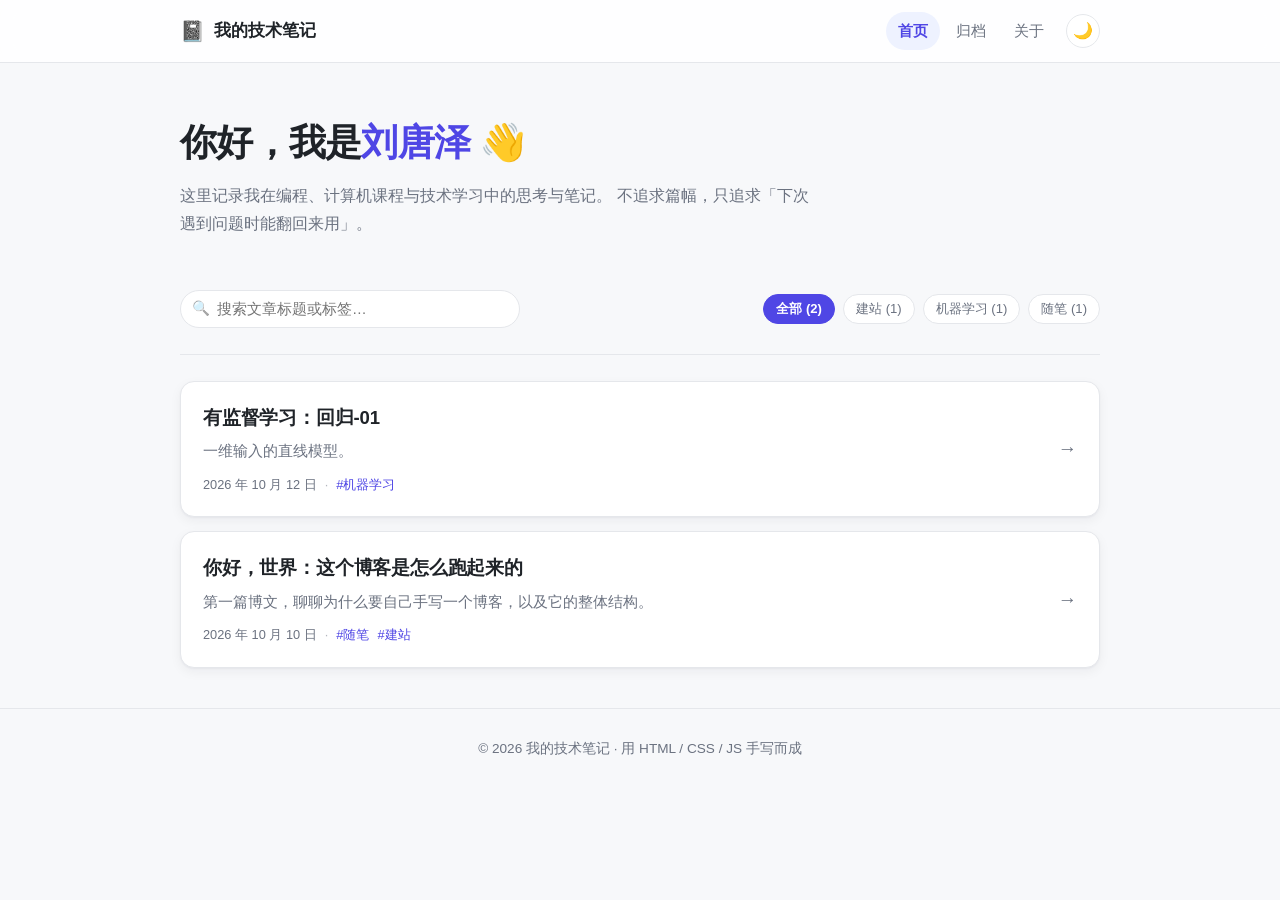
<file: index.html>
<!DOCTYPE html>
<html lang="zh-CN">
<head>
  <meta charset="UTF-8" />
  <meta name="viewport" content="width=device-width, initial-scale=1.0" />
  <title>我的技术笔记</title>
  <meta name="description" content="记录编程、课程与技术学习的技术笔记博客" />
  <link rel="stylesheet" href="css/style.css" />
  <link rel="icon" href="data:image/svg+xml,<svg xmlns='http://www.w3.org/2000/svg' viewBox='0 0 100 100'><text y='.9em' font-size='90'>📓</text></svg>" />
</head>
<body>
  <header class="site-header">
    <div class="container header-inner">
      <a class="brand" href="index.html">
        <span class="brand-mark">📓</span>
        <span class="brand-name">我的技术笔记</span>
      </a>
      <nav class="site-nav">
        <a href="index.html" class="is-active">首页</a>
        <a href="archive.html">归档</a>
        <a href="about.html">关于</a>
        <button id="theme-toggle" class="theme-toggle" type="button" aria-label="切换主题">🌙</button>
      </nav>
    </div>
  </header>

  <main class="container">
    <section class="hero">
      <h1>你好，我是<span class="accent">刘唐泽</span> 👋</h1>
      <p class="hero-sub">
        这里记录我在编程、计算机课程与技术学习中的思考与笔记。
        不追求篇幅，只追求「下次遇到问题时能翻回来用」。
      </p>
    </section>

    <section class="toolbar">
      <div class="search-box">
        <span class="search-icon">🔍</span>
        <input id="search-input" type="search" placeholder="搜索文章标题或标签…" aria-label="搜索文章" />
      </div>
      <div id="tag-filter" class="tag-filter"></div>
    </section>

    <section id="post-list" class="post-list">
      <p class="loading">正在加载文章…</p>
    </section>
  </main>

  <footer class="site-footer">
    <div class="container">
      <p>© <span id="year"></span> 我的技术笔记 · 用 HTML / CSS / JS 手写而成</p>
    </div>
  </footer>

  <script src="js/theme.js"></script>
  <script src="js/main.js"></script>
</body>
</html>
</file>
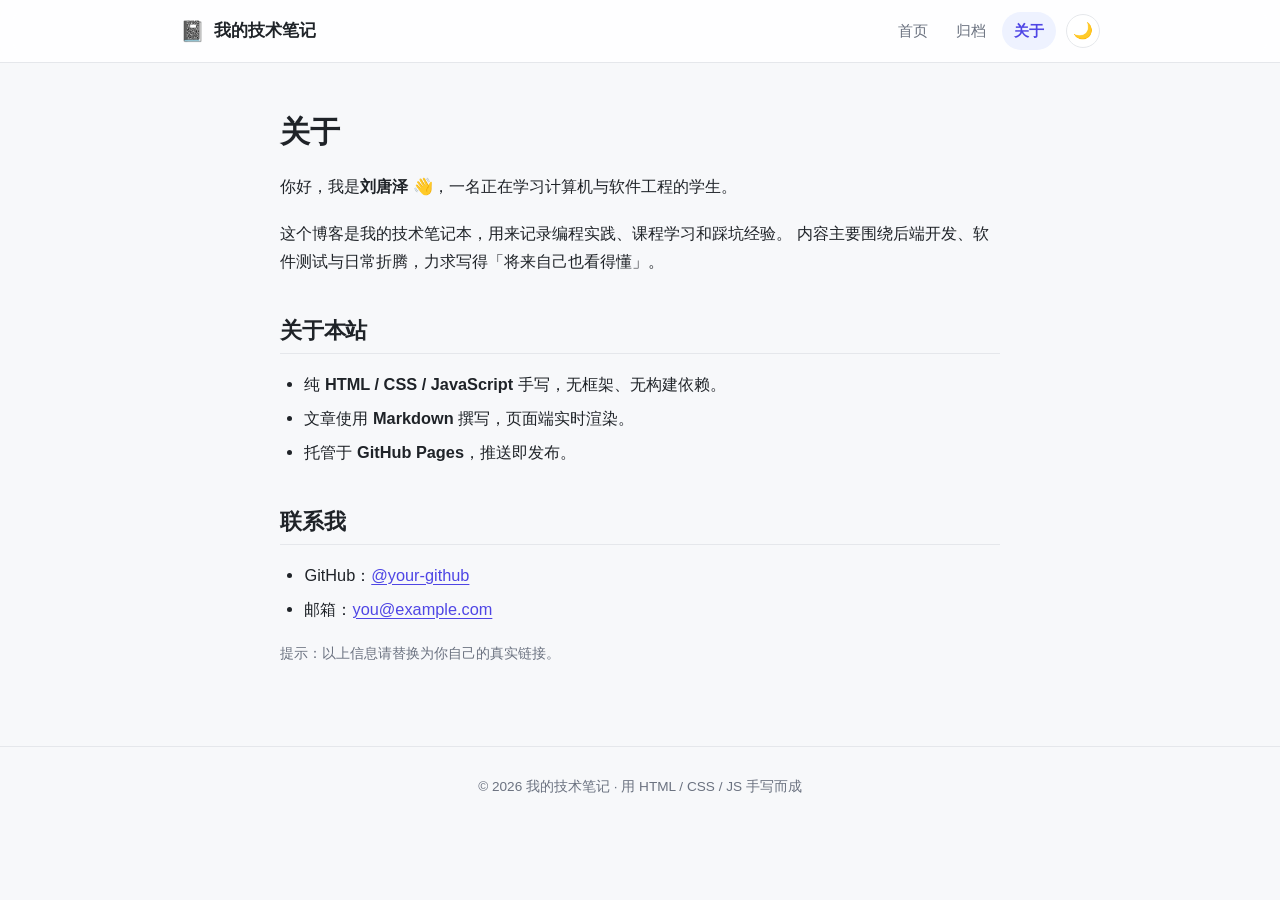
<file: about.html>
<!DOCTYPE html>
<html lang="zh-CN">
<head>
  <meta charset="UTF-8" />
  <meta name="viewport" content="width=device-width, initial-scale=1.0" />
  <title>关于 · 我的技术笔记</title>
  <link rel="stylesheet" href="css/style.css" />
  <link rel="icon" href="data:image/svg+xml,<svg xmlns='http://www.w3.org/2000/svg' viewBox='0 0 100 100'><text y='.9em' font-size='90'>📓</text></svg>" />
</head>
<body>
  <header class="site-header">
    <div class="container header-inner">
      <a class="brand" href="index.html">
        <span class="brand-mark">📓</span>
        <span class="brand-name">我的技术笔记</span>
      </a>
      <nav class="site-nav">
        <a href="index.html">首页</a>
        <a href="archive.html">归档</a>
        <a href="about.html" class="is-active">关于</a>
        <button id="theme-toggle" class="theme-toggle" type="button" aria-label="切换主题">🌙</button>
      </nav>
    </div>
  </header>

  <main class="container narrow">
    <div class="page markdown-body">
      <h1>关于</h1>
      <p>你好，我是<strong>刘唐泽</strong> 👋，一名正在学习计算机与软件工程的学生。</p>
      <p>这个博客是我的技术笔记本，用来记录编程实践、课程学习和踩坑经验。
        内容主要围绕后端开发、软件测试与日常折腾，力求写得「将来自己也看得懂」。</p>
      <h2>关于本站</h2>
      <ul>
        <li>纯 <strong>HTML / CSS / JavaScript</strong> 手写，无框架、无构建依赖。</li>
        <li>文章使用 <strong>Markdown</strong> 撰写，页面端实时渲染。</li>
        <li>托管于 <strong>GitHub Pages</strong>，推送即发布。</li>
      </ul>
      <h2>联系我</h2>
      <ul>
        <li>GitHub：<a href="https://github.com/" target="_blank" rel="noopener">@your-github</a></li>
        <li>邮箱：<a href="mailto:you@example.com">you@example.com</a></li>
      </ul>
      <p class="muted" style="color:var(--text-muted);font-size:.9rem">
        提示：以上信息请替换为你自己的真实链接。
      </p>
    </div>
  </main>

  <footer class="site-footer">
    <div class="container">
      <p>© <span id="year"></span> 我的技术笔记 · 用 HTML / CSS / JS 手写而成</p>
    </div>
  </footer>

  <script src="js/theme.js"></script>
</body>
</html>
</file>
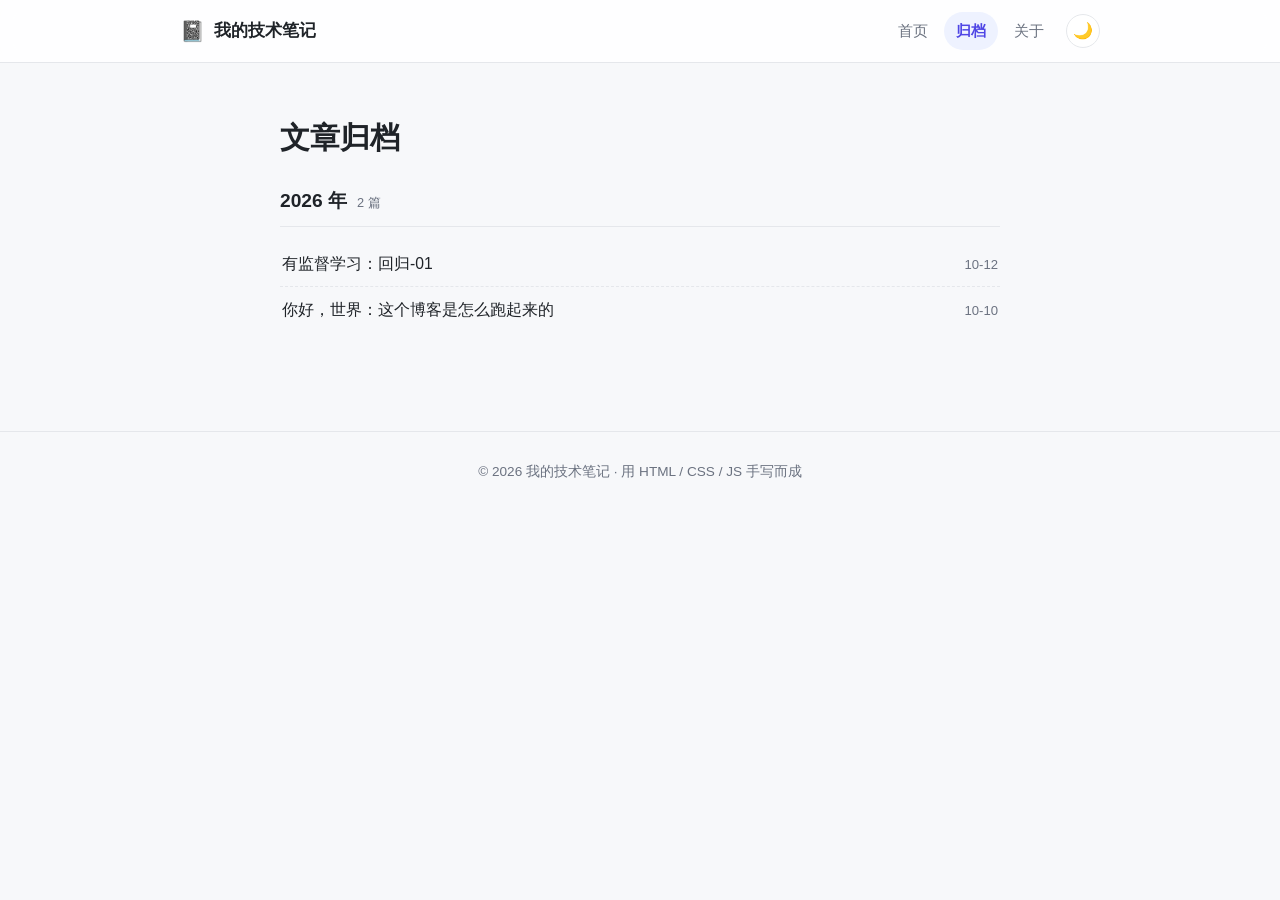
<file: archive.html>
<!DOCTYPE html>
<html lang="zh-CN">
<head>
  <meta charset="UTF-8" />
  <meta name="viewport" content="width=device-width, initial-scale=1.0" />
  <title>归档 · 我的技术笔记</title>
  <link rel="stylesheet" href="css/style.css" />
  <link rel="icon" href="data:image/svg+xml,<svg xmlns='http://www.w3.org/2000/svg' viewBox='0 0 100 100'><text y='.9em' font-size='90'>📓</text></svg>" />
</head>
<body>
  <header class="site-header">
    <div class="container header-inner">
      <a class="brand" href="index.html">
        <span class="brand-mark">📓</span>
        <span class="brand-name">我的技术笔记</span>
      </a>
      <nav class="site-nav">
        <a href="index.html">首页</a>
        <a href="archive.html" class="is-active">归档</a>
        <a href="about.html">关于</a>
        <button id="theme-toggle" class="theme-toggle" type="button" aria-label="切换主题">🌙</button>
      </nav>
    </div>
  </header>

  <main class="container narrow">
    <div class="page">
      <h1>文章归档</h1>
      <div id="archive" class="archive">
        <p class="loading">正在加载…</p>
      </div>
    </div>
  </main>

  <footer class="site-footer">
    <div class="container">
      <p>© <span id="year"></span> 我的技术笔记 · 用 HTML / CSS / JS 手写而成</p>
    </div>
  </footer>

  <script src="js/theme.js"></script>
  <script>
    (function () {
      var el = document.getElementById('archive');
      function esc(s) {
        return String(s == null ? '' : s).replace(/&/g, '&amp;').replace(/</g, '&lt;').replace(/>/g, '&gt;');
      }
      fetch('posts/posts.json').then(function (r) { return r.json(); }).then(function (posts) {
        posts.sort(function (a, b) { return new Date(b.date) - new Date(a.date); });
        var byYear = {};
        posts.forEach(function (p) {
          var y = (p.date || '').slice(0, 4) || '未分类';
          (byYear[y] = byYear[y] || []).push(p);
        });
        var years = Object.keys(byYear).sort(function (a, b) { return b - a; });
        if (!years.length) { el.innerHTML = '<p class="empty">还没有文章</p>'; return; }
        el.innerHTML = years.map(function (y) {
          var items = byYear[y].map(function (p) {
            return '<li>' +
              '<a href="post.html?slug=' + encodeURIComponent(p.slug) + '">' + esc(p.title) + '</a>' +
              '<time>' + esc((p.date || '').slice(5)) + '</time>' +
            '</li>';
          }).join('');
          return '<section class="archive-year"><h2>' + esc(y) + ' 年 <span class="archive-count">' +
            byYear[y].length + ' 篇</span></h2><ul class="archive-list">' + items + '</ul></section>';
        }).join('');
      }).catch(function () {
        el.innerHTML = '<p class="empty">加载失败，请先运行 <code>node scripts/build-index.js</code>。</p>';
      });
    })();
  </script>
</body>
</html>
</file>
<file: css/style.css>
/* ==========================================================================
   我的技术笔记 — 全站样式
   变量驱动，支持浅色 / 深色主题（由 html[data-theme] 控制）
   ========================================================================== */

:root {
  --bg: #f7f8fa;
  --bg-elevated: #ffffff;
  --text: #1f2328;
  --text-muted: #6b7280;
  --border: #e5e7eb;
  --accent: #4f46e5;
  --accent-soft: #eef2ff;
  --code-bg: #f6f8fa;
  --shadow: 0 1px 2px rgba(16, 24, 40, .04), 0 4px 12px rgba(16, 24, 40, .05);
  --shadow-hover: 0 6px 20px rgba(16, 24, 40, .10);
  --radius: 14px;
  --radius-sm: 8px;
  --maxw: 960px;
  --maxw-read: 760px;
  --font-sans: -apple-system, BlinkMacSystemFont, "Segoe UI", "PingFang SC",
    "Hiragino Sans GB", "Microsoft YaHei", "Helvetica Neue", Arial, sans-serif;
  --font-mono: "SF Mono", "JetBrains Mono", Menlo, Consolas, "Liberation Mono",
    "Courier New", monospace;
}

html[data-theme="dark"] {
  --bg: #0d1117;
  --bg-elevated: #161b22;
  --text: #e6edf3;
  --text-muted: #8b949e;
  --border: #30363d;
  --accent: #7c9cff;
  --accent-soft: #1c2440;
  --code-bg: #1b2027;
  --shadow: 0 1px 2px rgba(0, 0, 0, .3), 0 4px 12px rgba(0, 0, 0, .3);
  --shadow-hover: 0 6px 20px rgba(0, 0, 0, .45);
}

/* ---------- base ---------- */
* { box-sizing: border-box; }

html { scroll-behavior: smooth; }

body {
  margin: 0;
  background: var(--bg);
  color: var(--text);
  font-family: var(--font-sans);
  font-size: 16px;
  line-height: 1.75;
  -webkit-font-smoothing: antialiased;
  text-rendering: optimizeLegibility;
  transition: background .25s ease, color .25s ease;
}

a { color: var(--accent); text-decoration: none; }
a:hover { text-decoration: underline; }

img { max-width: 100%; height: auto; border-radius: var(--radius-sm); }

.container {
  width: 100%;
  max-width: var(--maxw);
  margin: 0 auto;
  padding: 0 20px;
}
.container.narrow { max-width: var(--maxw-read); }

.accent { color: var(--accent); }

/* ---------- header ---------- */
.site-header {
  position: sticky;
  top: 0;
  z-index: 50;
  background: color-mix(in srgb, var(--bg-elevated) 85%, transparent);
  backdrop-filter: saturate(160%) blur(10px);
  border-bottom: 1px solid var(--border);
}
.header-inner {
  display: flex;
  align-items: center;
  justify-content: space-between;
  height: 62px;
}
.brand {
  display: flex;
  align-items: center;
  gap: 9px;
  color: var(--text);
  font-weight: 700;
  font-size: 1.06rem;
}
.brand:hover { text-decoration: none; }
.brand-mark { font-size: 1.25rem; }
.site-nav {
  display: flex;
  align-items: center;
  gap: 4px;
  font-size: .93rem;
}
.site-nav a {
  color: var(--text-muted);
  padding: 6px 12px;
  border-radius: 999px;
  transition: color .15s, background .15s;
}
.site-nav a:hover { color: var(--text); background: var(--accent-soft); text-decoration: none; }
.site-nav a.is-active { color: var(--accent); background: var(--accent-soft); font-weight: 600; }

.theme-toggle {
  margin-left: 6px;
  width: 34px;
  height: 34px;
  border: 1px solid var(--border);
  border-radius: 50%;
  background: var(--bg-elevated);
  cursor: pointer;
  font-size: 1rem;
  line-height: 1;
  display: grid;
  place-items: center;
  transition: transform .15s, border-color .15s;
}
.theme-toggle:hover { transform: rotate(-15deg); border-color: var(--accent); }

/* ---------- hero ---------- */
.hero { padding: 56px 0 30px; }
.hero h1 {
  font-size: clamp(1.6rem, 4vw, 2.3rem);
  line-height: 1.3;
  margin: 0 0 14px;
  letter-spacing: -.02em;
}
.hero-sub {
  color: var(--text-muted);
  max-width: 640px;
  margin: 0;
  font-size: 1.02rem;
}

/* ---------- toolbar ---------- */
.toolbar {
  display: flex;
  flex-wrap: wrap;
  gap: 14px;
  align-items: center;
  justify-content: space-between;
  padding: 22px 0 26px;
  border-bottom: 1px solid var(--border);
  margin-bottom: 26px;
}
.search-box {
  position: relative;
  flex: 1 1 260px;
  max-width: 340px;
}
.search-icon {
  position: absolute;
  left: 12px;
  top: 50%;
  transform: translateY(-50%);
  font-size: .9rem;
  opacity: .55;
  pointer-events: none;
}
.search-box input {
  width: 100%;
  padding: 10px 14px 10px 36px;
  border: 1px solid var(--border);
  border-radius: 999px;
  background: var(--bg-elevated);
  color: var(--text);
  font-size: .92rem;
  font-family: inherit;
  outline: none;
  transition: border-color .15s, box-shadow .15s;
}
.search-box input:focus {
  border-color: var(--accent);
  box-shadow: 0 0 0 3px var(--accent-soft);
}
.tag-filter { display: flex; flex-wrap: wrap; gap: 8px; }
.tag-pill {
  border: 1px solid var(--border);
  background: var(--bg-elevated);
  color: var(--text-muted);
  padding: 5px 12px;
  border-radius: 999px;
  font-size: .82rem;
  cursor: pointer;
  font-family: inherit;
  transition: all .15s;
}
.tag-pill:hover { border-color: var(--accent); color: var(--accent); }
.tag-pill.is-active {
  background: var(--accent);
  border-color: var(--accent);
  color: #fff;
  font-weight: 600;
}

/* ---------- post list ---------- */
.post-list { display: flex; flex-direction: column; gap: 14px; padding-bottom: 40px; }
.post-card {
  display: flex;
  align-items: center;
  gap: 18px;
  padding: 20px 22px;
  background: var(--bg-elevated);
  border: 1px solid var(--border);
  border-radius: var(--radius);
  box-shadow: var(--shadow);
  color: var(--text);
  transition: transform .18s ease, box-shadow .18s ease, border-color .18s ease;
}
.post-card:hover {
  text-decoration: none;
  transform: translateY(-3px);
  box-shadow: var(--shadow-hover);
  border-color: color-mix(in srgb, var(--accent) 45%, var(--border));
}
.post-card-main { flex: 1; min-width: 0; }
.post-card-title {
  margin: 0 0 6px;
  font-size: 1.16rem;
  letter-spacing: -.01em;
}
.post-card-summary {
  margin: 0 0 10px;
  color: var(--text-muted);
  font-size: .92rem;
  line-height: 1.6;
}
.post-card-meta {
  display: flex;
  flex-wrap: wrap;
  align-items: center;
  gap: 8px;
  font-size: .8rem;
  color: var(--text-muted);
}
.post-card-tags { display: inline-flex; flex-wrap: wrap; gap: 8px; }
.tag { color: var(--accent); font-size: .8rem; }
.dot { opacity: .5; }
.post-card-arrow {
  font-size: 1.2rem;
  color: var(--text-muted);
  transition: transform .18s, color .18s;
}
.post-card:hover .post-card-arrow { transform: translateX(4px); color: var(--accent); }

.loading, .empty {
  color: var(--text-muted);
  text-align: center;
  padding: 40px 0;
}

/* ---------- article ---------- */
.article { padding: 40px 0 20px; }
.article-header { margin-bottom: 28px; padding-bottom: 22px; border-bottom: 1px solid var(--border); }
.article-title {
  font-size: clamp(1.6rem, 4vw, 2.2rem);
  line-height: 1.3;
  margin: 0 0 12px;
  letter-spacing: -.02em;
}
.article-meta {
  display: flex;
  flex-wrap: wrap;
  gap: 12px;
  align-items: center;
  color: var(--text-muted);
  font-size: .86rem;
}
.article-footer {
  padding: 30px 0 60px;
  border-top: 1px solid var(--border);
  margin-top: 40px;
}
.back-link { font-size: .92rem; }

/* ---------- markdown body ---------- */
.markdown-body { font-size: 1.02rem; }
.markdown-body h1, .markdown-body h2, .markdown-body h3, .markdown-body h4 {
  line-height: 1.35;
  margin: 1.8em 0 .7em;
  letter-spacing: -.01em;
}
.markdown-body h2 {
  padding-bottom: .3em;
  border-bottom: 1px solid var(--border);
  font-size: 1.4rem;
}
.markdown-body h3 { font-size: 1.18rem; }
.markdown-body p { margin: 0 0 1.1em; }
.markdown-body ul, .markdown-body ol { padding-left: 1.5em; margin: 0 0 1.1em; }
.markdown-body li { margin: .35em 0; }
.markdown-body blockquote {
  margin: 1.2em 0;
  padding: 10px 18px;
  border-left: 4px solid var(--accent);
  background: var(--accent-soft);
  border-radius: 0 var(--radius-sm) var(--radius-sm) 0;
  color: var(--text);
}
.markdown-body blockquote p:last-child { margin-bottom: 0; }
.markdown-body code {
  font-family: var(--font-mono);
  font-size: .88em;
  background: var(--code-bg);
  padding: .15em .4em;
  border-radius: 5px;
  border: 1px solid var(--border);
}
.markdown-body pre {
  background: var(--code-bg);
  border: 1px solid var(--border);
  border-radius: var(--radius-sm);
  padding: 16px 18px;
  overflow-x: auto;
  line-height: 1.6;
  margin: 1.2em 0;
}
.markdown-body pre code {
  background: none;
  border: none;
  padding: 0;
  font-size: .86rem;
}
.markdown-body table {
  width: 100%;
  border-collapse: collapse;
  margin: 1.2em 0;
  font-size: .92rem;
}
.markdown-body th, .markdown-body td {
  border: 1px solid var(--border);
  padding: 9px 13px;
  text-align: left;
}
.markdown-body th { background: var(--code-bg); font-weight: 600; }
.markdown-body hr { border: none; border-top: 1px solid var(--border); margin: 2em 0; }
.markdown-body a { text-decoration: underline; text-underline-offset: 3px; }

/* ---------- footer ---------- */
.site-footer {
  border-top: 1px solid var(--border);
  padding: 28px 0;
  color: var(--text-muted);
  font-size: .85rem;
  text-align: center;
}
.site-footer p { margin: 0; }

/* ---------- about page ---------- */
.page { padding: 48px 0 64px; }
.page h1 { font-size: 1.9rem; margin: 0 0 20px; }

/* ---------- archive page ---------- */
.archive-year { margin-bottom: 34px; }
.archive-year h2 {
  font-size: 1.2rem;
  margin: 0 0 14px;
  padding-bottom: 8px;
  border-bottom: 1px solid var(--border);
  display: flex;
  align-items: baseline;
  gap: 10px;
}
.archive-count { font-size: .8rem; color: var(--text-muted); font-weight: 400; }
.archive-list { list-style: none; padding: 0; margin: 0; }
.archive-list li {
  display: flex;
  justify-content: space-between;
  align-items: baseline;
  gap: 14px;
  padding: 9px 2px;
  border-bottom: 1px dashed var(--border);
}
.archive-list li:last-child { border-bottom: none; }
.archive-list a { color: var(--text); font-size: .98rem; }
.archive-list a:hover { color: var(--accent); }
.archive-list time { color: var(--text-muted); font-size: .82rem; white-space: nowrap; }

/* ---------- responsive ---------- */
@media (max-width: 640px) {
  .header-inner { height: 56px; }
  .brand-name { display: none; }
  .site-nav a { padding: 6px 9px; font-size: .88rem; }
  .hero { padding: 36px 0 22px; }
  .post-card { padding: 16px 16px; }
  .post-card-arrow { display: none; }
  .toolbar { flex-direction: column; align-items: stretch; }
  .search-box { max-width: none; }
}
</file>
